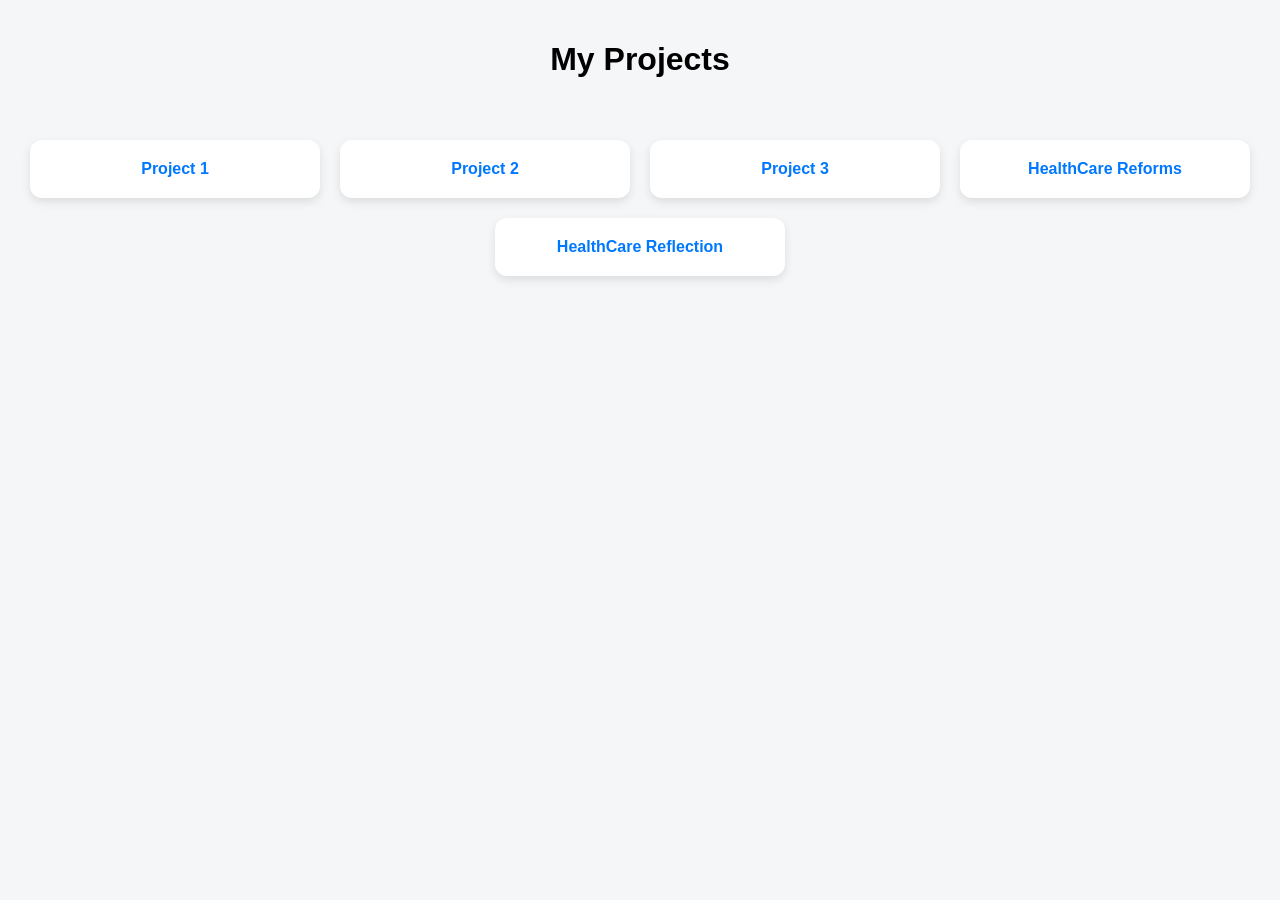
<file: index.html>
<!DOCTYPE html>
<html>
<head>
  <title>My Projects</title>

  <meta name="viewport" content="width=device-width, initial-scale=1.0">

  <style>
    body {
      font-family: Arial, sans-serif;
      margin: 0;
      padding: 0;
      background: #f4f6f8;
    }

    h1 {
      text-align: center;
      padding: 20px;
    }

    .container {
      display: flex;
      flex-wrap: wrap;
      justify-content: center;
      gap: 20px;
      padding: 20px;
    }

    .card {
      background: white;
      padding: 20px;
      width: 250px;
      text-align: center;
      border-radius: 12px;
      box-shadow: 0 4px 10px rgba(0,0,0,0.1);
      transition: 0.2s;
    }

    .card:hover {
      transform: translateY(-5px);
    }

    .card a {
      text-decoration: none;
      font-weight: bold;
      color: #0077ff;
    }

    /* Mobile */
    @media (max-width: 600px) {
      .card {
        width: 90%;
      }
    }
  </style>
</head>

<body>

  <h1>My Projects</h1>

  <div class="container">

    <div class="card">
      <a href="Project1R/resume.html">Project 1</a>
    </div>

    <div class="card">
      <a href="Project2R/resume.html">Project 2</a>
    </div>

    <div class="card">
      <a href="project3M/index.html">Project 3</a>
    </div>

    <div class="card">
      <a href="healthcaregoals.html">HealthCare Reforms</a>
    </div>

    <div class="card">
      <a href="reflection.html">HealthCare Reflection</a>
    </div>
    
  </div>

</body>
</html>
</file>
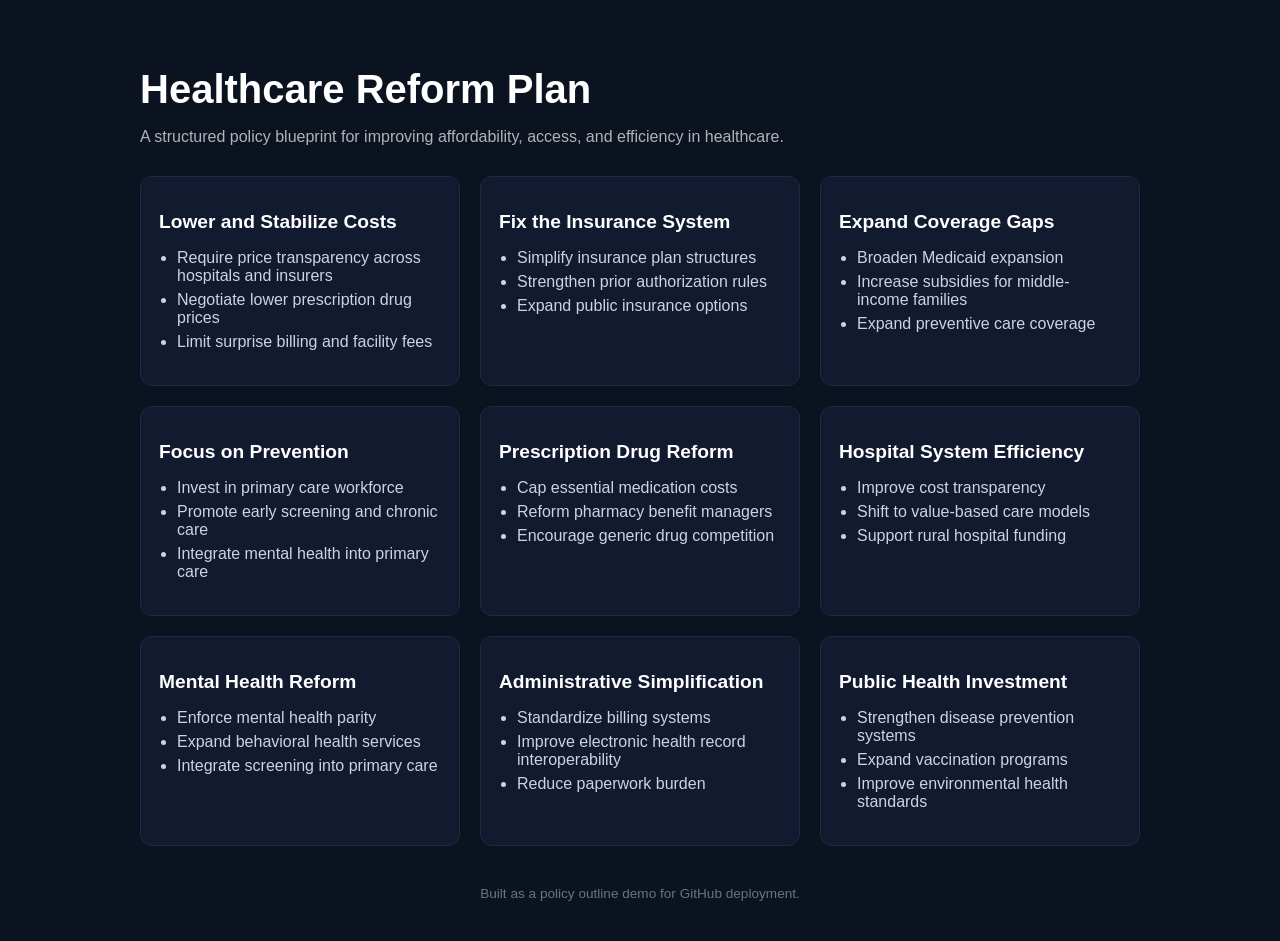
<file: healthcaregoals.html>
<!DOCTYPE html>
<html lang="en">
<head>
  <meta charset="UTF-8" />
  <meta name="viewport" content="width=device-width, initial-scale=1.0" />
  <title>Healthcare Reform Plan</title>
  <style>
    body {
      margin: 0;
      font-family: Arial, sans-serif;
      background: #0b1220;
      color: #ffffff;
    }

    .container {
      max-width: 1000px;
      margin: 0 auto;
      padding: 40px 20px;
    }

    h1 {
      font-size: 2.5rem;
      margin-bottom: 10px;
    }

    p.subtitle {
      color: #b3b3b3;
      margin-bottom: 30px;
    }

    .grid {
      display: grid;
      grid-template-columns: repeat(auto-fit, minmax(280px, 1fr));
      gap: 20px;
    }

    .card {
      background: #111a2e;
      border: 1px solid #1f2a44;
      border-radius: 12px;
      padding: 18px;
      transition: transform 0.2s ease;
    }

    .card:hover {
      transform: translateY(-3px);
    }

    .card h2 {
      font-size: 1.2rem;
      margin-bottom: 10px;
      color: #ffffff;
    }

    ul {
      padding-left: 18px;
      color: #cbd5e1;
    }

    li {
      margin-bottom: 6px;
    }

    .footer {
      margin-top: 40px;
      font-size: 0.85rem;
      color: #6b7280;
      text-align: center;
    }
  </style>
</head>
<body>
  <div class="container">
    <h1>Healthcare Reform Plan</h1>
    <p class="subtitle">
      A structured policy blueprint for improving affordability, access, and efficiency in healthcare.
    </p>

    <div class="grid" id="grid"></div>

    <div class="footer">
      Built as a policy outline demo for GitHub deployment.
    </div>
  </div>

  <script>
    const sections = [
      {
        title: "Lower and Stabilize Costs",
        items: [
          "Require price transparency across hospitals and insurers",
          "Negotiate lower prescription drug prices",
          "Limit surprise billing and facility fees"
        ]
      },
      {
        title: "Fix the Insurance System",
        items: [
          "Simplify insurance plan structures",
          "Strengthen prior authorization rules",
          "Expand public insurance options"
        ]
      },
      {
        title: "Expand Coverage Gaps",
        items: [
          "Broaden Medicaid expansion",
          "Increase subsidies for middle-income families",
          "Expand preventive care coverage"
        ]
      },
      {
        title: "Focus on Prevention",
        items: [
          "Invest in primary care workforce",
          "Promote early screening and chronic care",
          "Integrate mental health into primary care"
        ]
      },
      {
        title: "Prescription Drug Reform",
        items: [
          "Cap essential medication costs",
          "Reform pharmacy benefit managers",
          "Encourage generic drug competition"
        ]
      },
      {
        title: "Hospital System Efficiency",
        items: [
          "Improve cost transparency",
          "Shift to value-based care models",
          "Support rural hospital funding"
        ]
      },
      {
        title: "Mental Health Reform",
        items: [
          "Enforce mental health parity",
          "Expand behavioral health services",
          "Integrate screening into primary care"
        ]
      },
      {
        title: "Administrative Simplification",
        items: [
          "Standardize billing systems",
          "Improve electronic health record interoperability",
          "Reduce paperwork burden"
        ]
      },
      {
        title: "Public Health Investment",
        items: [
          "Strengthen disease prevention systems",
          "Expand vaccination programs",
          "Improve environmental health standards"
        ]
      }
    ];

    const grid = document.getElementById("grid");

    sections.forEach(section => {
      const card = document.createElement("div");
      card.className = "card";

      const title = document.createElement("h2");
      title.textContent = section.title;

      const list = document.createElement("ul");

      section.items.forEach(item => {
        const li = document.createElement("li");
        li.textContent = item;
        list.appendChild(li);
      });

      card.appendChild(title);
      card.appendChild(list);
      grid.appendChild(card);
    });
  </script>
</body>
</html>
</file>
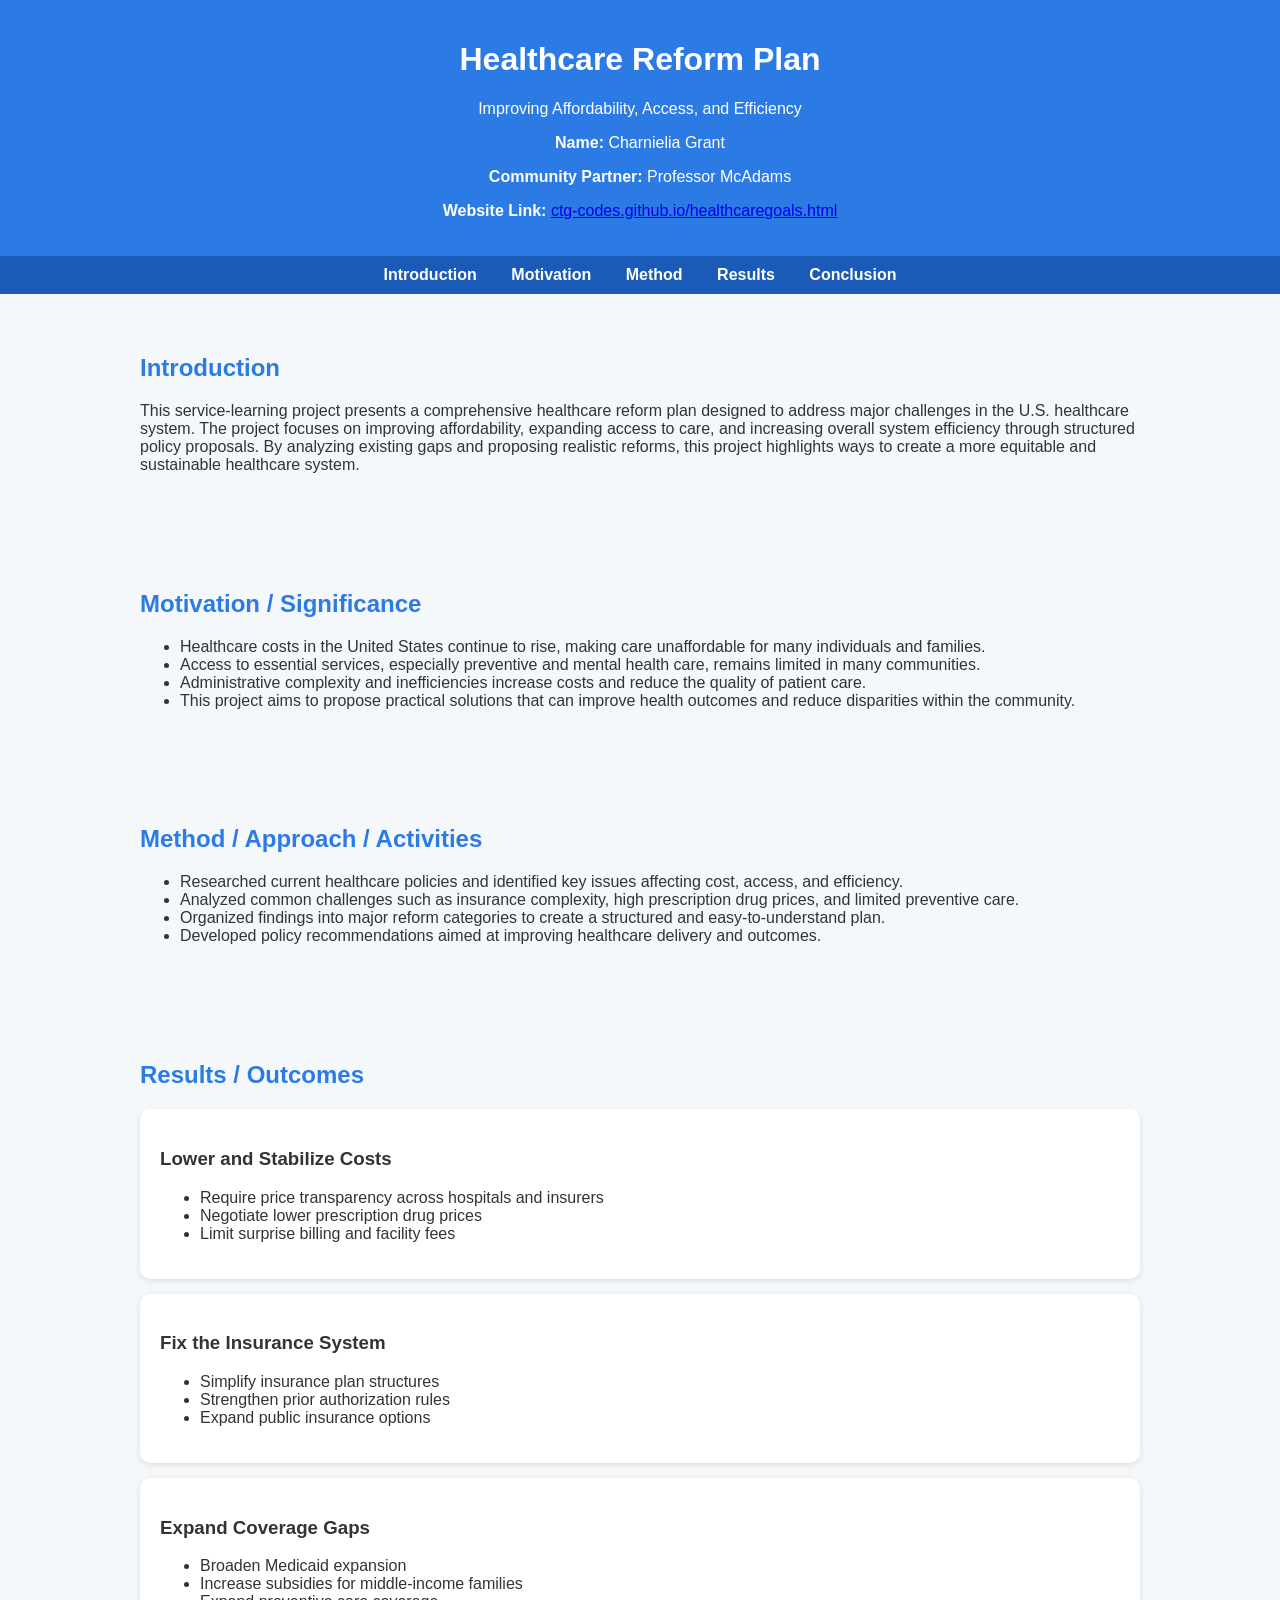
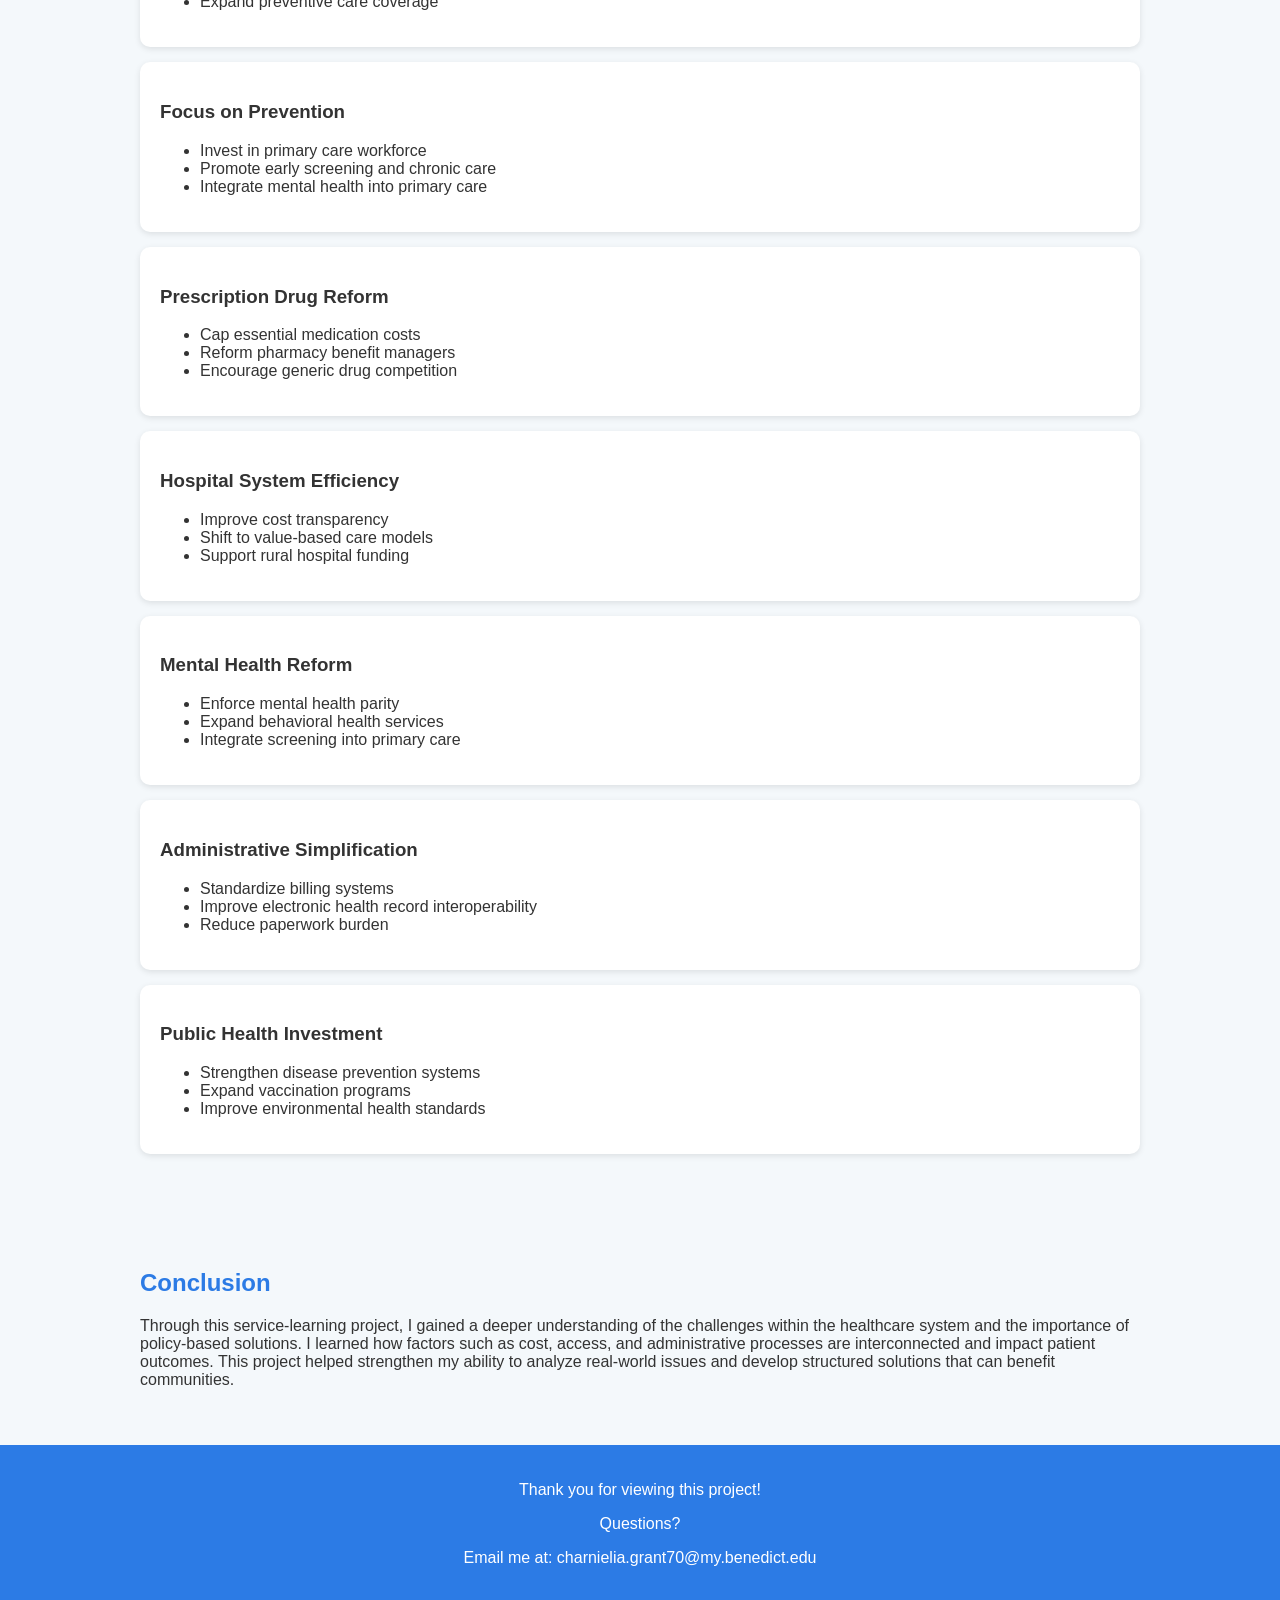
<file: reflection.html>
<!DOCTYPE html>
<html lang="en">
<head>
<meta charset="UTF-8">
<meta name="viewport" content="width=device-width, initial-scale=1.0">
<title>Healthcare Reform Plan</title>
<style>
    body {
        font-family: Arial, sans-serif;
        margin: 0;
        background-color: #f4f8fb;
        color: #333;
    }
    header {
        background-color: #2c7be5;
        color: white;
        padding: 20px;
        text-align: center;
    }
    nav {
        background: #1a5bb8;
        padding: 10px;
        text-align: center;
    }
    nav a {
        color: white;
        margin: 0 15px;
        text-decoration: none;
        font-weight: bold;
    }
    nav a:hover {
        text-decoration: underline;
    }
    section {
        padding: 40px;
        max-width: 1000px;
        margin: auto;
    }
    h2 {
        color: #2c7be5;
    }
    .card {
        background: white;
        padding: 20px;
        margin: 15px 0;
        border-radius: 10px;
        box-shadow: 0 2px 6px rgba(0,0,0,0.1);
    }
    footer {
        text-align: center;
        padding: 20px;
        background: #2c7be5;
        color: white;
    }
</style>
</head>
<body>

<header>
    <h1>Healthcare Reform Plan</h1>
    <p>Improving Affordability, Access, and Efficiency</p>
    <p><strong>Name:</strong> Charnielia Grant</p>
    <p><strong>Community Partner:</strong> Professor McAdams </p>
    <p><strong>Website Link:</strong> <a href="https://ctg-codes.github.io/healthcaregoals.html" target="_blank">
ctg-codes.github.io/healthcaregoals.html </a></p>
</header>

<nav>
    <a href="#intro">Introduction</a>
    <a href="#motivation">Motivation</a>
    <a href="#method">Method</a>
    <a href="#results">Results</a>
    <a href="#conclusion">Conclusion</a>
</nav>

<section id="intro">
    <h2>Introduction</h2>
    <p>This service-learning project presents a comprehensive healthcare reform plan designed to address major challenges in the U.S. healthcare system. The project focuses on improving affordability, expanding access to care, and increasing overall system efficiency through structured policy proposals. By analyzing existing gaps and proposing realistic reforms, this project highlights ways to create a more equitable and sustainable healthcare system.</p>
</section>

<section id="motivation">
    <h2>Motivation / Significance</h2>
    <ul>
        <li>Healthcare costs in the United States continue to rise, making care unaffordable for many individuals and families.</li>
        <li>Access to essential services, especially preventive and mental health care, remains limited in many communities.</li>
        <li>Administrative complexity and inefficiencies increase costs and reduce the quality of patient care.</li>
        <li>This project aims to propose practical solutions that can improve health outcomes and reduce disparities within the community.</li>
    </ul>
</section>

<section id="method">
    <h2>Method / Approach / Activities</h2>
    <ul>
        <li>Researched current healthcare policies and identified key issues affecting cost, access, and efficiency.</li>
        <li>Analyzed common challenges such as insurance complexity, high prescription drug prices, and limited preventive care.</li>
        <li>Organized findings into major reform categories to create a structured and easy-to-understand plan.</li>
        <li>Developed policy recommendations aimed at improving healthcare delivery and outcomes.</li>
    </ul>
</section>

<section id="results">
    <h2>Results / Outcomes</h2>

    <div class="card">
        <h3>Lower and Stabilize Costs</h3>
        <ul>
            <li>Require price transparency across hospitals and insurers</li>
            <li>Negotiate lower prescription drug prices</li>
            <li>Limit surprise billing and facility fees</li>
        </ul>
    </div>

    <div class="card">
        <h3>Fix the Insurance System</h3>
        <ul>
            <li>Simplify insurance plan structures</li>
            <li>Strengthen prior authorization rules</li>
            <li>Expand public insurance options</li>
        </ul>
    </div>

    <div class="card">
        <h3>Expand Coverage Gaps</h3>
        <ul>
            <li>Broaden Medicaid expansion</li>
            <li>Increase subsidies for middle-income families</li>
            <li>Expand preventive care coverage</li>
        </ul>
    </div>

    <div class="card">
        <h3>Focus on Prevention</h3>
        <ul>
            <li>Invest in primary care workforce</li>
            <li>Promote early screening and chronic care</li>
            <li>Integrate mental health into primary care</li>
        </ul>
    </div>

    <div class="card">
        <h3>Prescription Drug Reform</h3>
        <ul>
            <li>Cap essential medication costs</li>
            <li>Reform pharmacy benefit managers</li>
            <li>Encourage generic drug competition</li>
        </ul>
    </div>

    <div class="card">
        <h3>Hospital System Efficiency</h3>
        <ul>
            <li>Improve cost transparency</li>
            <li>Shift to value-based care models</li>
            <li>Support rural hospital funding</li>
        </ul>
    </div>

    <div class="card">
        <h3>Mental Health Reform</h3>
        <ul>
            <li>Enforce mental health parity</li>
            <li>Expand behavioral health services</li>
            <li>Integrate screening into primary care</li>
        </ul>
    </div>

    <div class="card">
        <h3>Administrative Simplification</h3>
        <ul>
            <li>Standardize billing systems</li>
            <li>Improve electronic health record interoperability</li>
            <li>Reduce paperwork burden</li>
        </ul>
    </div>

    <div class="card">
        <h3>Public Health Investment</h3>
        <ul>
            <li>Strengthen disease prevention systems</li>
            <li>Expand vaccination programs</li>
            <li>Improve environmental health standards</li>
        </ul>
    </div>

</section>

<section id="conclusion">
    <h2>Conclusion</h2>
    <p>Through this service-learning project, I gained a deeper understanding of the challenges within the healthcare system and the importance of policy-based solutions. I learned how factors such as cost, access, and administrative processes are interconnected and impact patient outcomes. This project helped strengthen my ability to analyze real-world issues and develop structured solutions that can benefit communities.</p>
</section>

<footer>
    <p>Thank you for viewing this project!</p>
    <p>Questions? </p>
    <p>Email me at: charnielia.grant70@my.benedict.edu</p>
</footer>

</body>
</html>
</file>
